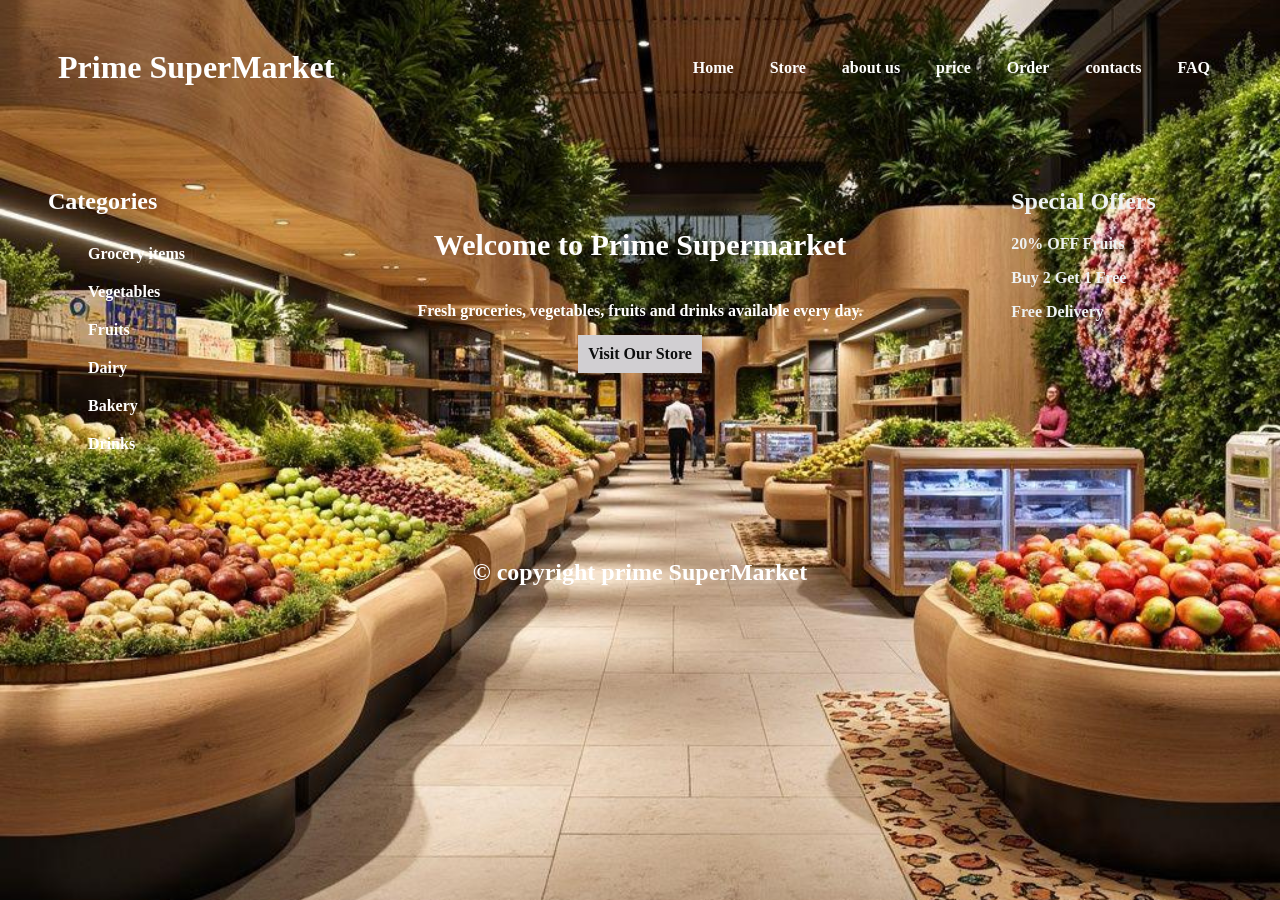
<file: index.html>
<!DOCTYPE html>
<html lang="en">
<head>
    <meta charset="UTF-8">
    <meta name="viewport" content="width=device-width, initial-scale=1.0">
    <title>prime supermarket</title>
    <link rel="stylesheet" href="home.css">
    <link rel="icon" href="fav.icon.png">
</head>
<body>
<header>
    <h1>Prime SuperMarket</h1>
<nav>
        <a href="index.html">Home</a>&nbsp; &nbsp;
        <a href="menu.html">Store</a>&nbsp; &nbsp;
        <a href="about.html">about us</a>&nbsp; &nbsp;
        <a href="price.html">price</a>&nbsp; &nbsp;
        <a href="registration.html">Order</a>&nbsp; &nbsp;
        <a href="contacts.html">contacts</a>&nbsp; &nbsp;
        <a href="FAQ.html">FAQ</a>&nbsp; &nbsp;
    </nav>
</header>
<div class="container">

    <div class="left-side">
        <h2>Categories</h2>
          <ul>
            <li>Grocery items</li>
            <li>Vegetables</li>
            <li>Fruits</li>
            <li>Dairy</li>
            <li>Bakery</li>
            <li>Drinks</li>
            
        </ul>
    </div>
<main>
<section class="home">
            <h2>Welcome to Prime Supermarket </h2>

            <p>Fresh groceries, vegetables, fruits and drinks
                available every day.</p>
        <a href="menu.html" class="btn">Visit Our Store</a>
        </section></main>

<aside>
        <h2>Special Offers</h2>

        <p> 20% OFF Fruits</p>

        <p>Buy 2 Get 1 Free</p>

        <p>Free Delivery</p>
    </aside>

</div>

<footer>
    <p> <h2>&copy; copyright prime SuperMarket</p></h2>
</footer>

</body>
</html>
</file>
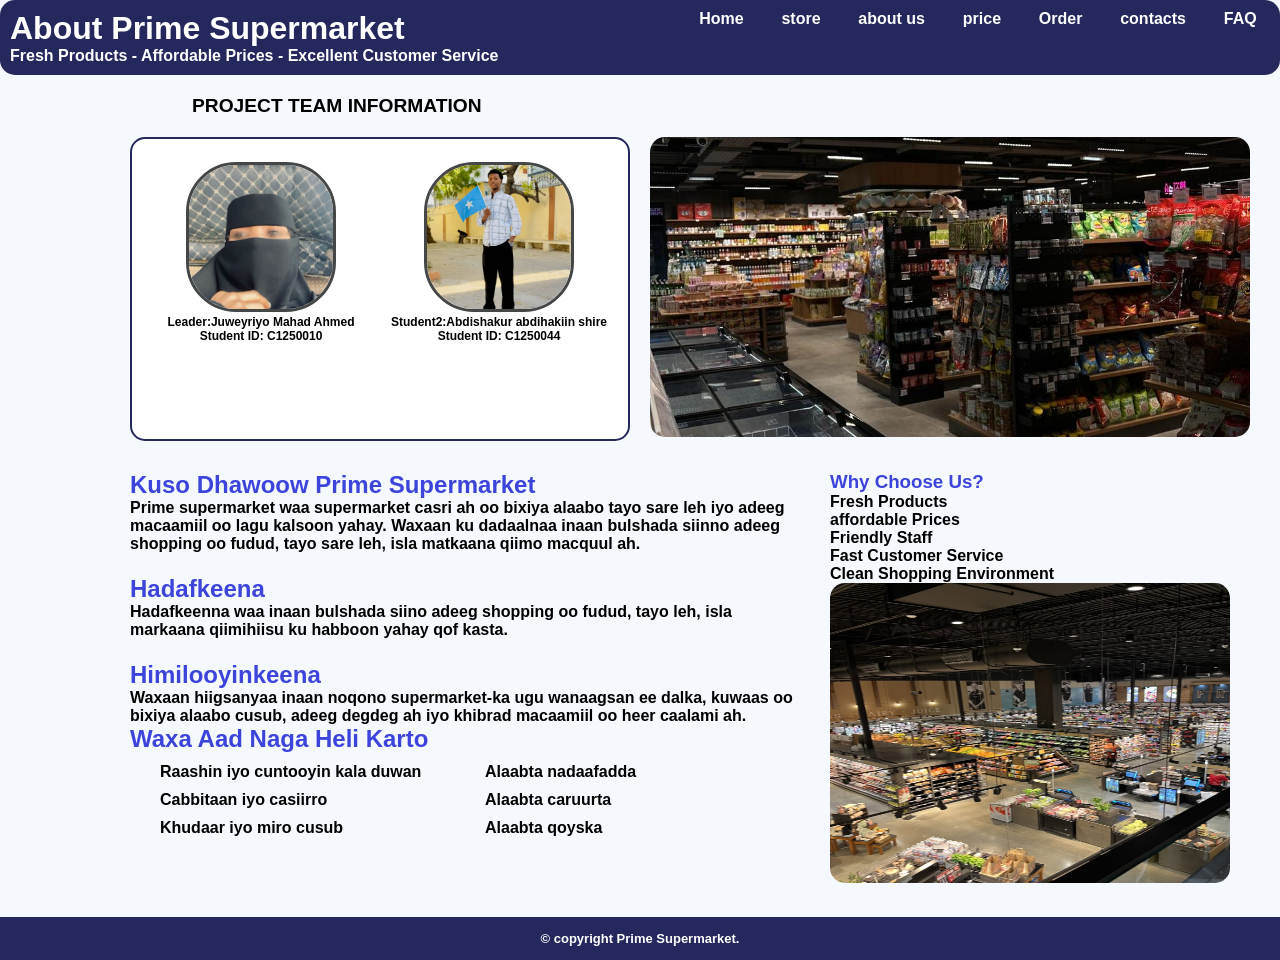
<file: about.html>
<!DOCTYPE html>
<html lang="en">
<head>
    <meta charset="UTF-8">
    <meta name="viewport" content="width=device-width, initial-scale=1.0">
    <title>Prime Supermarket</title>
    <link rel="icon" href="fav.icon.png">
    </head>
    <style>
        * {
            margin: 0;
            padding: 0;
            box-sizing: border-box;
        }
     body {
            font-family: Arial, sans-serif;
            background-color: #f5f8fc;
            color:hsl(0, 0%, 0%);
            font-weight: 600;
        }
     
.top-row {
            display: flex;
            justify-content: center;
            gap: 20px;
            padding: 20px 40px;
            max-width: 1100px;
            margin: 0 auto;
        } 
header{
    background:#25285C;
    color:white;
    padding:10px;
    border-radius: 15px;
    justify-content: space-between;
display: flex;}
    nav a{
    color:white;
    text-decoration:none;
    margin-left:20px;
    font-weight: bold; 
    border: radius 50px;
    transition:.3s;}
    .bilaaw  {
        margin-top: 20px;
        margin-left: 15%;
        font-size:larger;
        font-weight:700;
        
    }
     
.students-box {
            border: 2px solid #25285C;
            border-radius: 15px;
            padding: 20px;
            display: flex;
            gap: 20px;
            background: white;
            flex: 1;
        }
.student-card {
            text-align: center;
            flex:1;
             color:black;
            font-size: 12px;
            margin-top: 3px;
            font-weight: bold;
        }

.student-card img {
    width: 150px;
    height: 150px;
    border-radius:50px;
    border: 3px solid #454646;
    object-fit: cover;
        }
 .supermarket-img {
   flex: 1;
 max-width: 500px;
        }

.supermarket-img img {
            width: 600px;
            height:300px;
            border-radius: 15px;
            object-fit: cover;
        }

.main-content {
            display: flex;
            justify-content: center;
            gap: 30px;
            padding: 10px 40px 30px;
            max-width: 1100px;
            margin: 0 auto;
            flex: 2;
        }
.right-sidebar {
            flex: 1;
            max-width: 320px;
        }

    .section {
            margin-bottom: 22px;
        }

 h3,h2{
         color:#3c44dc;
        }

        
 .products-grid {
            display: grid;
            grid-template-columns: 1fr 1fr;
            gap: 10px;
            padding-left: 30px;
            margin-top: 10px;}
        
.footer {
  background:#25285C;
color: white;
    text-align: center;
    padding: 14px;
    font-size: 13px;
        }
.right-sidebar img{
    height: 300px;
    width: 400px;
    border-radius: 15px;
}
@media (max-width: 768px) {
    nav {
        flex-direction: column;
    }

    .container {
        width: 100%;
    }

    img {
        width: 100%;
    }
}
       
    </style>

<body>
<header>
    <div>
    <h1>About Prime Supermarket</h1>
    <p>Fresh Products - Affordable Prices - Excellent Customer Service</p></div>


<nav>
        <a href="index.html">Home</a>&nbsp; &nbsp;
        <a href="menu.html">store</a>&nbsp; &nbsp;
        <a href="about.html">about us</a>&nbsp; &nbsp;
        <a href="price.html">price</a>&nbsp; &nbsp;
        <a href="registration.html">Order</a>&nbsp; &nbsp;
        <a href="contacts.html">contacts</a>&nbsp; &nbsp;
        <a href="FAQ.html">FAQ</a>&nbsp; &nbsp;
    
    </nav></header>

    <div class="bilaaw"><p>PROJECT TEAM INFORMATION</p></div>
<div class="top-row">
        <div class="students-box">
            <div class="student-card">
                <img src="juweyeriya.jpg.jpeg" alt="Juweyriyo Mahad Ahmed">
                <p>Leader:Juweyriyo Mahad Ahmed</p>
                <p>Student ID: C1250010</p>
            </div>
            <div class="student-card">
                <img src="abdishakur.jpg.jpeg" alt="Abdishakur">
                <p>Student2:Abdishakur abdihakiin shire</p>
                <p>Student ID: C1250044</p>
                </div> </div>
        <div class="supermarket-img">
            <img src="bout.jpeg" alt="Supermarket Interior">
        </div></div>
 <div class="main-content">
        <div>
            <div class="section">
                <h2>Kuso Dhawoow Prime Supermarket</h2>
                <p>Prime supermarket waa supermarket casri ah oo bixiya alaabo tayo sare leh iyo adeeg macaamiil oo lagu kalsoon yahay. Waxaan ku dadaalnaa inaan bulshada siinno adeeg shopping oo fudud, tayo sare leh, isla matkaana qiimo macquul ah.</p></div>
<div class="section">
                <h2> Hadafkeena</h2>
                <p> Hadafkeenna waa inaan bulshada siino adeeg shopping oo fudud, tayo leh, isla markaana qiimihiisu ku habboon yahay qof kasta.</p></div>

            <div><h2> Himilooyinkeena </h2>
       <p>Waxaan hiigsanyaa inaan noqono supermarket-ka ugu wanaagsan ee dalka, kuwaas oo bixiya alaabo cusub, adeeg degdeg ah iyo khibrad macaamiil oo heer caalami ah.</p></div>
<div class="section">
         <h2>Waxa Aad Naga Heli Karto</h2>
  <div class="products-grid">
           <div>Raashin iyo cuntooyin kala duwan</div>
            <div>Alaabta nadaafadda</div>
    <div> Cabbitaan iyo casiirro</div>
           <div>Alaabta caruurta</div>
               <div> Khudaar iyo miro cusub</div>
     <div>Alaabta qoyska</div>
                </div>
            </div>
        </div>

        
        <div class="right-sidebar">
             <h3>Why Choose Us?</h3>
    <div> Fresh Products</div>
     <div>affordable Prices</div>
      <div> Friendly Staff</div>
      <div>Fast Customer Service</div>
   <div> Clean Shopping Environment</div>
   <div>
                <img src="supermarket.jpg.jpeg">
            </div>
        </div>
    </div>

 <footer class="footer">
        &copy; copyright Prime Supermarket.</footer>

</body>
</html>
</file>
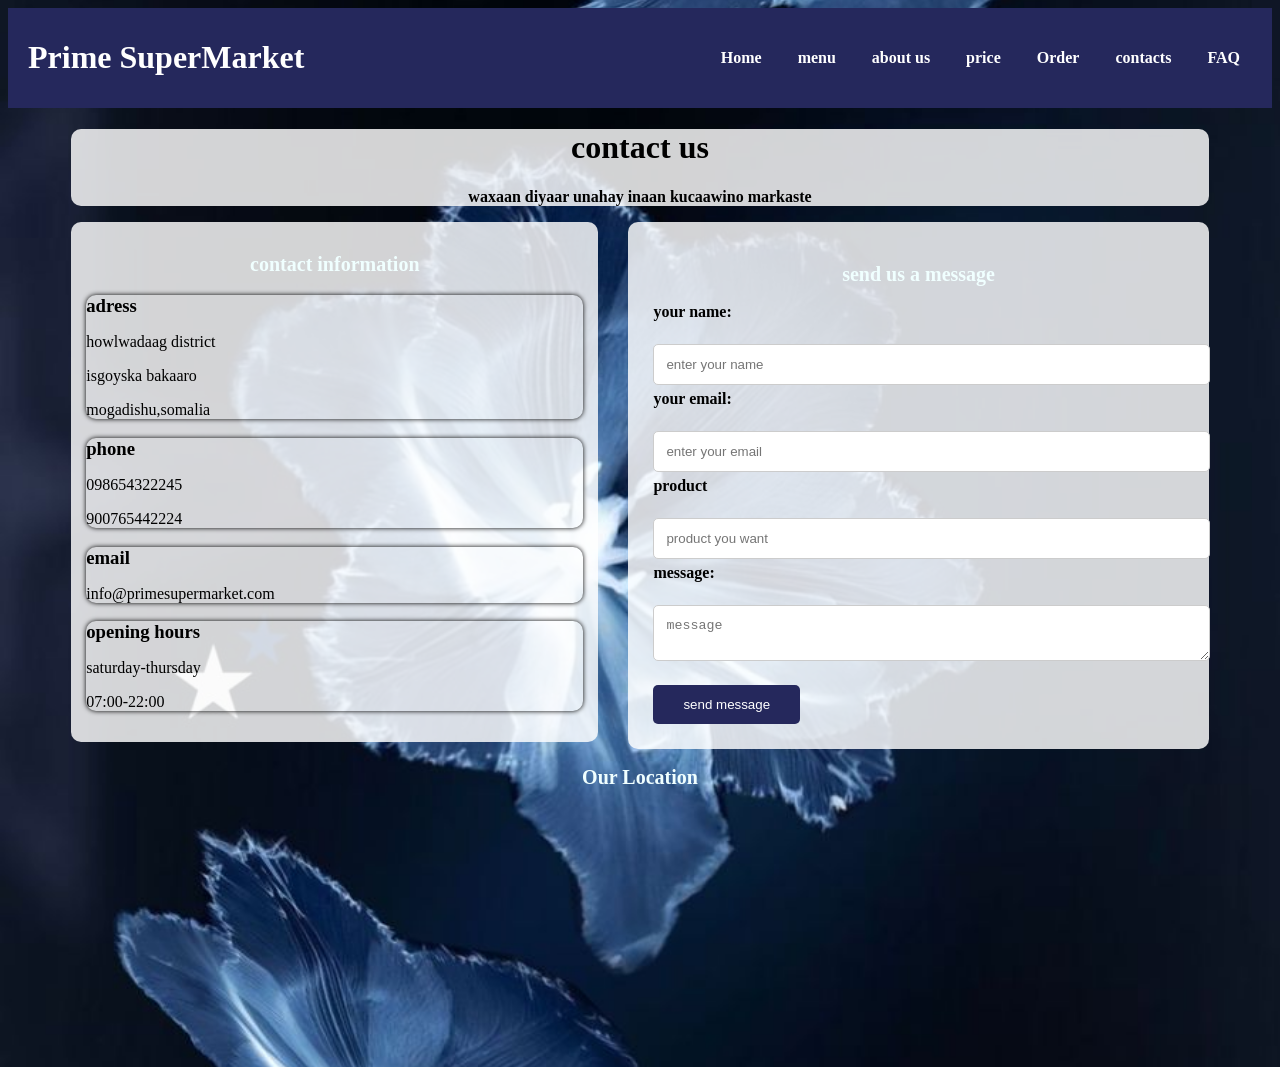
<file: contacts.html>
<!DOCTYPE html>
<html lang="en">
<head>
    <meta charset="UTF-8">
    <meta name="viewport" content="width=device-width, initial-scale=1.0">
    <title>prime supermarket</title>
    <link rel="icon" href="fav.icon.png">
</head>
<style>
    
header{
   background-color: #25285C;
    color:white;
    display:flex;
    justify-content:space-between;
    align-items:center; 
    padding:10px 20px;
}
nav a{
    color:white;
    text-decoration:none;
    margin-left:20px;
    font-weight: bold;
    border: radius 50px;
    transition:.3s;
}
a:hover{
    background-color: rgb(106, 161, 209);
}
body{
     background-image: url(background.jpeg);
     background-size:cover;
    background-position:center; 
}
.contact{
    width: 90%;
      margin:auto;
      display: flex;
      align-items: flex-start;
      gap: 30px;
        }
.contact p{
        font-size: medium;
        font-weight: 500;
    }
.contact-info{
    width: 45%;
        padding:15px;
        background-color:rgba(255, 255, 255, 0.824);
        border-radius: 10px;
}
.contact-box{
     border-radius: 10px;
    box-shadow: 0 0 5px black;
}
.contact-box h3{
    margin-bottom: 10px;
    font-weight: bold;
}
.contact-form{
     padding: 25px;
    width: 48%;
     padding: 25pxpx;
        background-color:rgba(255, 255, 255, 0.824);
        border-radius: 10px;
}
.py{
    text-align: center;
    border-radius: 10px;
    font-weight: 700;
    background-color:white;
    font-size: 16px;
     background-color:rgba(255, 255, 255, 0.824);
     width: 90%;
     margin: auto;
}

.contact-form label{
    display: block;
    margin-top: 5px;
    font-weight: 600;
}
input[type="textarea"]{
    width: 100%;
    padding: 12px;
    border:none ;
    border-radius: 5px;
    background-color: brown;
}
button{
margin-top: 20px;
padding: 12px 30px;
border: none;
border-radius: 5px;
background-color: #25285C;color: white;
}
.contact-form button:hover{
background:blue;
}
.contact-form input,
.contact-form textarea{
width: 100%;
padding: 12px;
margin-top: 5px;
border: 1px solid #ccc;
border-radius: 5px;}

iframe{
    width:95%;
    height: 250px;
     border:10px;
}
section h2{
    color: azure;
    font-size: 20px;
    text-align: center;
}
        @media (max-width: 768px) {
    nav {
        flex-direction: column;
    }

    .container {
        width: 100%;
    }

    img {
        width: 100%;
    }
}
</style>
<body>
     <header>
    <h1>Prime SuperMarket</h1>
    <nav>
        <a href="index.html">Home</a>&nbsp; &nbsp;
        <a href="menu.html">menu</a>&nbsp; &nbsp;
        <a href="about.html">about us</a>&nbsp; &nbsp;
        <a href="price.html">price</a>&nbsp; &nbsp;
        <a href="registration.html">Order</a>&nbsp; &nbsp;
        <a href="contacts.html">contacts</a>&nbsp; &nbsp;
        <a href="FAQ.html">FAQ</a>&nbsp; &nbsp;
    
    </nav>
    </header>
    
        <div class="py"><h1 >contact us</h1>
        <p>waxaan diyaar unahay inaan kucaawino markaste</p></div>
        <section class="contact">
<div class="contact-info">
    <h2>contact information</h2>
    <div class="contact-box">
        <h3>adress</h3>
        <p>howlwadaag district</p>
        <p>isgoyska bakaaro</p>
        <p>mogadishu,somalia</p>
    </div>
    <div class="contact-box">
        <h3>phone</h3>
        <p>098654322245</p>
        <p>900765442224</p>
    </div>

    <div class="contact-box">
        <h3>email</h3>
        <p>info@primesupermarket.com</p>
</div>

<div class="contact-box">
    <h3>opening hours</h3>
    <p>saturday-thursday</p>
    <p>07:00-22:00</p>
</div></div>
<div class="contact-form">
    <h2>send us a message</h2>
    <form action="method">
        <label for="name">your name:</label><br>
        <input type="text" id="name" placeholder="enter your name"><br>
        <label for="email">your email:</label><br>
        <input type="email" id="email" placeholder="enter your email"><br>
        <label for="pruduct">product</label><br>
        <input type="text" id="product" placeholder="product you want"><br>
        <label for="">message:</label><br>
<textarea name="message" id="message" placeholder="message"></textarea>
<button type="submit">send message</button></div>
</form>
</div>
</div>
</section>

<section>
  <h2>Our Location</h2>
<iframe src="https://www.google.com/maps/embed?pb=!1m18!1m12!1m3!1d3987.275543479344!2d45.317161773488834!3d2.045682658947331!2m3!1f0!2f0!3f0!3m2!1i1024!2i768!4f13.1!3m3!1m2!1s0x3d5843cf21dd29ab%3A0x7f37e2e87e96e6ea!2sIsgoyska%20bakaaraha!5e0!3m2!1sen!2sso!4v1782933163780!5m2!1sen!2sso" width="600" height="450" style="border:0;" allowfullscreen="" loading="lazy" referrerpolicy="strict-origin-when-cross-origin" ></iframe>
  
</section>
</body>
</html>
</file>
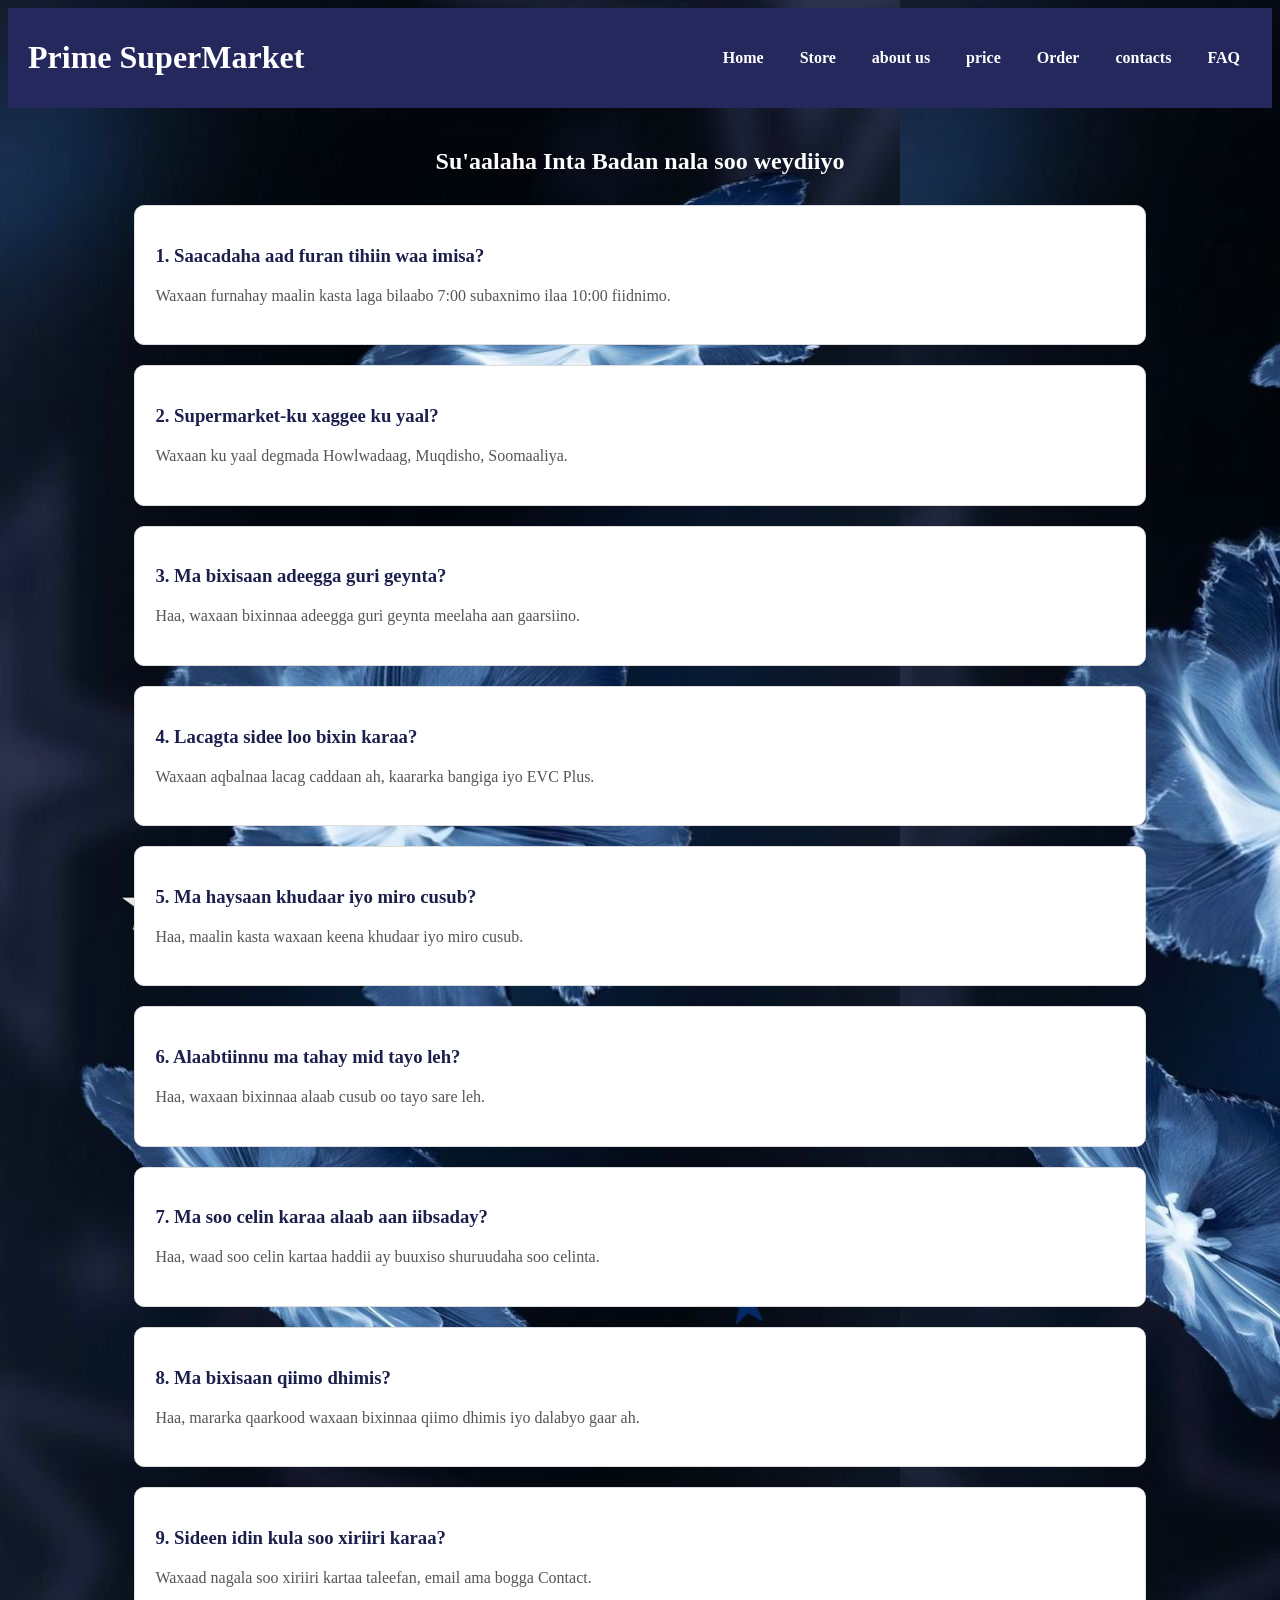
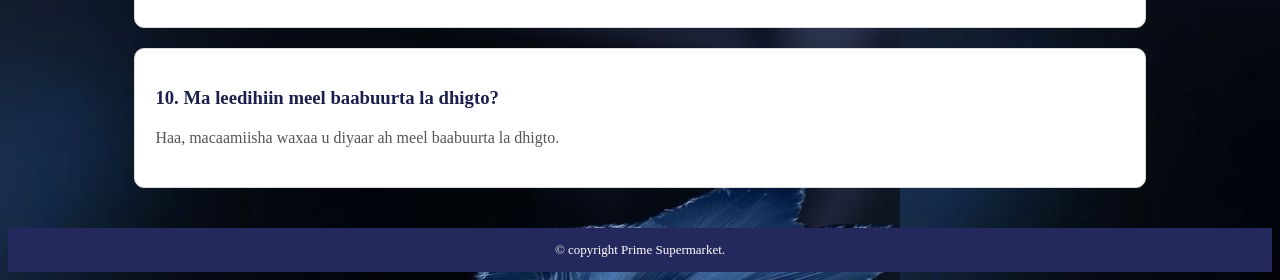
<file: FAQ.html>
<!DOCTYPE html>
<html lang="en">
<head>
    <meta charset="UTF-8">
    <meta name="viewport" content="width=device-width, initial-scale=1.0">
    <title>prime supermarket</title>
    <link rel="icon" href="fav.icon.png">
</head>
<style>
   
header{
    background:#25285C;
    color:white;
    display:flex;
    justify-content:space-between;
    align-items:center; 

    padding:10px 20px;
}
body{
    background-image: url(background.jpeg);
}

nav a{
    
    color:white;
    text-decoration:none;
    margin-left:20px;
    font-weight: bold;
     border: radius 50px;
    transition:.3s;
}
    .faq{
    width: 80%;
    margin: 40px auto;
}

.faq h1{
    text-align: center;
    margin-bottom: 30px;
    color: white;
}

.faq-box{
    background: #ffffff;
    border: 1px solid #ddd;
    border-radius: 10px;
    padding: 20px;
    margin-bottom: 20px;
}

.faq-box h3{
    color: #1B1F4B;
    margin-bottom: 10px;
}

.faq-box p{
    color: #555;
    line-height: 1.6;
}

.footer {
            background:#25285C;
            color: white;
            text-align: center;
            padding: 14px;
            font-size: 13px;
        }
        @media (max-width: 768px) {
    nav {
        flex-direction: column;
    }

    .container {
        width: 100%;
    }

    img {
        width: 100%;
    }
}
</style>
<body>
    <header>
    <h1>Prime SuperMarket</h1>
    <nav>
        <a href="index.html">Home</a>&nbsp; &nbsp;
        <a href="menu.html">Store</a>&nbsp; &nbsp;
        <a href="about.html">about us</a>&nbsp; &nbsp;
        <a href="price.html">price</a>&nbsp; &nbsp;
        <a href="registration.html">Order</a>&nbsp; &nbsp;
        <a href="contacts.html">contacts</a>&nbsp; &nbsp;
        <a href="FAQ.html">FAQ</a>&nbsp; &nbsp;
    
    </nav>
    </header>
    <section class="faq">

    <h1>Su'aalaha Inta Badan nala soo weydiiyo</h1>

    <div class="faq-box">
        <h3>1. Saacadaha aad furan tihiin waa imisa?</h3>
        <p>Waxaan furnahay maalin kasta laga bilaabo 7:00 subaxnimo ilaa 10:00 fiidnimo.</p>
    </div>

    <div class="faq-box">
        <h3>2. Supermarket-ku xaggee ku yaal?</h3>
        <p>Waxaan ku yaal degmada Howlwadaag, Muqdisho, Soomaaliya.</p>
    </div>

    <div class="faq-box">
        <h3>3. Ma bixisaan adeegga guri geynta?</h3>
        <p>Haa, waxaan bixinnaa adeegga guri geynta meelaha aan gaarsiino.</p>
    </div>

    <div class="faq-box">
        <h3>4. Lacagta sidee loo bixin karaa?</h3>
        <p>Waxaan aqbalnaa lacag caddaan ah, kaararka bangiga iyo EVC Plus.</p>
    </div>

    <div class="faq-box">
        <h3>5. Ma haysaan khudaar iyo miro cusub?</h3>
        <p>Haa, maalin kasta waxaan keena  khudaar iyo miro cusub.</p>
    </div>

    <div class="faq-box">
        <h3>6. Alaabtiinnu ma tahay mid tayo leh?</h3>
        <p>Haa, waxaan bixinnaa alaab cusub oo tayo sare leh.</p>
    </div>

    <div class="faq-box">
        <h3>7. Ma soo celin karaa alaab aan iibsaday?</h3>
        <p>Haa, waad soo celin kartaa haddii ay buuxiso shuruudaha soo celinta.</p>
    </div>

    <div class="faq-box">
        <h3>8. Ma bixisaan qiimo dhimis?</h3>
        <p>Haa, mararka qaarkood waxaan bixinnaa qiimo dhimis iyo dalabyo gaar ah.</p>
    </div>

    <div class="faq-box">
        <h3>9. Sideen idin kula soo xiriiri karaa?</h3>
        <p>Waxaad nagala soo xiriiri kartaa taleefan, email ama bogga Contact.</p>
    </div>

    <div class="faq-box">
        <h3>10. Ma leedihiin meel baabuurta la dhigto?</h3>
        <p>Haa, macaamiisha waxaa u diyaar ah meel baabuurta la dhigto.</p>
    </div>

</section>
  <footer class="footer">
        &copy; copyright Prime Supermarket.</footer>

</body>
</html>
</file>
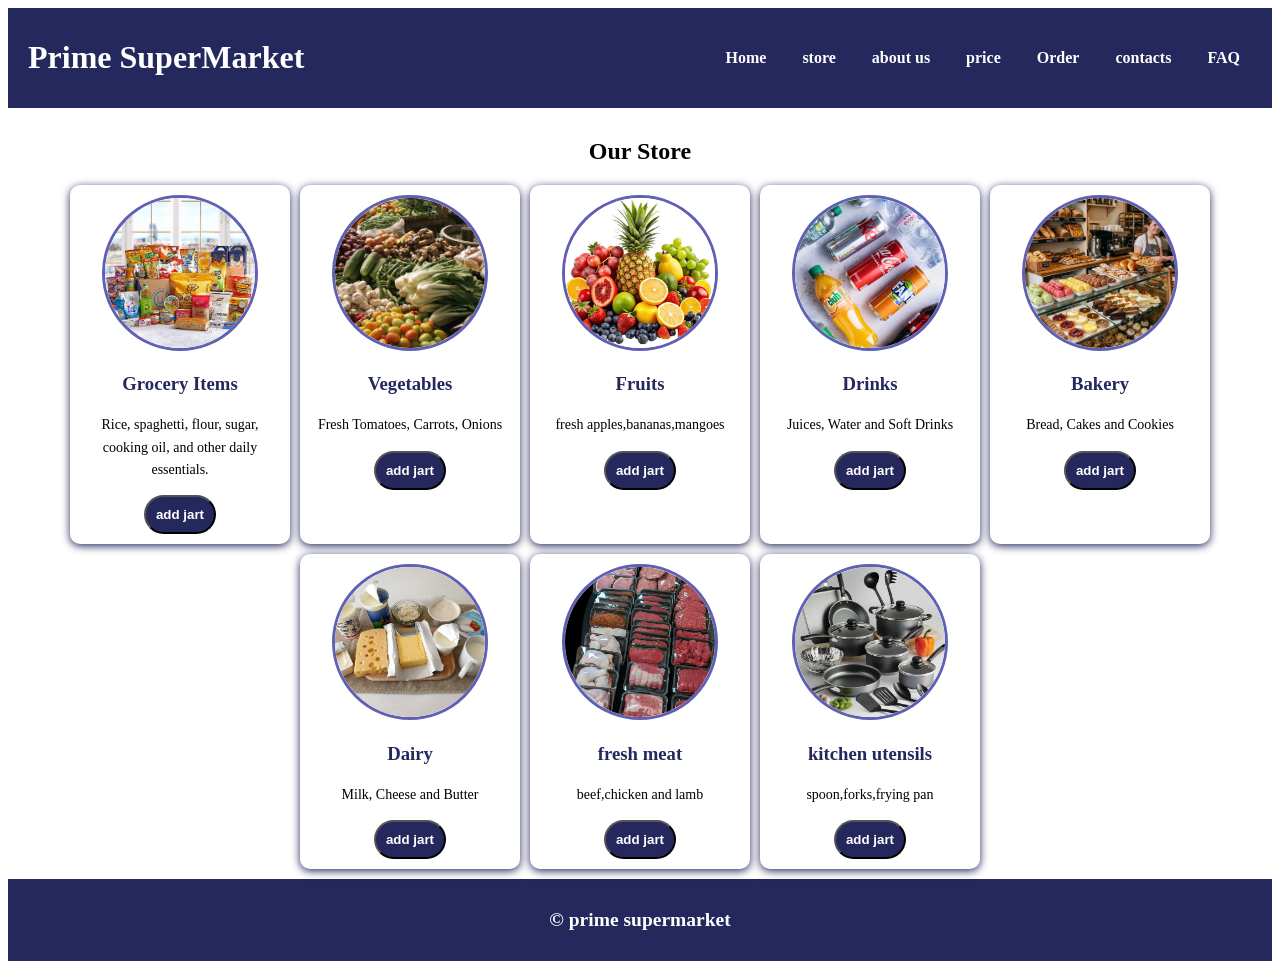
<file: menu.html>
<!DOCTYPE html>
<html lang="en">
<head>
    <meta charset="UTF-8">
    <meta name="viewport" content="width=device-width, initial-scale=1.0">
    <title>prime supermarket</title>
    <link rel="icon" href="fav.icon.png">
</head>
<style>
.store{
    padding:10px;
    text-align:center;
}

.cards{
    display:flex;
    flex-wrap:wrap;
    justify-content:center;
    gap:10px;

}
header{
    background:#25285C;
    color:white;
    display:flex;
    justify-content:space-between;
    align-items:center; 
padding:10px 20px;
}

nav a{
    
    color:white;
    text-decoration:none;
    margin-left:20px;
    font-weight: bold;
     border: radius 50px;
}
nav a:hover{
    background:white;
    color:navy;
    border-radius: 25px;
    border: 20px;
}

.card {
            background: white;
            border-radius: 10px;
            padding: 10px;
            text-align: center;
            width: 200px;
           box-shadow: 0 2px 8px #25285C;
            transition: transform 0.3s ease;
        }

        .card:hover {
        transform: translateY(-5px); 
            box-shadow: 0 5px 20px rgba(0,0,0,0.15);
        }

        .card img {
            width: 150px;
            height: 150px;
            border-radius: 100px;
            border: 3px solid rgb(95, 95, 180);
            object-fit: cover;
            
        }

        .card h3{
            color: #25285C;
        }

        .card p {
            color:black;
            font-size: 14px;
            line-height: 1.6;
            font-weight: 500;
        }

    button{ 
    border-radius:50px;
    background-color:#25285C;
    color: white;
    text-decoration: none;
    padding: 10px;
font-weight: 600;}
footer {
            background:#25285C;
            color: white;
            text-align: center;
            padding: 14px;
            font-size: 13px;
        }
@media (max-width: 768px) {
    nav {
        flex-direction: column;
    }

    .container {
        width: 100%;
    }

    img {
        width: 100%;
    }
}

</style>
<body>
    <header>
    <h1>Prime SuperMarket</h1>

    <nav>
        <a href="index.html">Home</a>&nbsp; &nbsp;
        <a href="menu.html">store</a>&nbsp; &nbsp;
        <a href="about.html">about us</a>&nbsp; &nbsp;
        <a href="price.html">price</a>&nbsp; &nbsp;
        <a href="registration.html">Order</a>&nbsp; &nbsp;
        <a href="contacts.html">contacts</a>&nbsp; &nbsp;
        <a href="FAQ.html">FAQ</a>&nbsp; &nbsp;
    
    </nav>

</header>
   <main class="store">

<h2>Our Store</h2>

<div class="cards">
<div class="card">
    <img src="grocery.jpg.jpeg" alt="gro">
<h3>Grocery Items</h3>
<p>Rice, spaghetti, flour, sugar, cooking oil, and other daily essentials.</p>
<button>add jart</button></div>

<div class="card">
    <img src="vegatable.jpg.jpeg" alt="veg">
<h3>Vegetables</h3>
<p>Fresh Tomatoes, Carrots, Onions</p>
<button>add jart</button>
</div>
<div class="card">
    <img src="fruits.jpg.jpeg" alt="fruits">
<h3>Fruits</h3>
<p>fresh apples,bananas,mangoes</p>
<button>add jart</button>
</div>
<div class="card">
    <img src="drinks.jpg.jpeg" alt="drinks">
<h3>Drinks</h3>
<p>Juices, Water and Soft Drinks</p>
<button>add jart</button>
</div>

<div class="card">
    <img src="bakery.jpg.jpeg" alt="n">
<h3>Bakery</h3>
<p>Bread, Cakes and Cookies</p>
<button>add jart</button>
</div>

<div class="card">
    <img src="dairy.jpg.jpeg" alt="de">
<h3>Dairy</h3>
<p>Milk, Cheese and Butter</p>
<button>add jart</button>
</div>


<div class="card">
<img src="meat.jpg.jpeg" alt="m">
<h3>fresh meat</h3>
<p>beef,chicken and lamb</p>
<button>add jart</button></div>

<div class="card">
    <img src="utensils.jpg.jpeg" alt="m">
<h3>kitchen utensils</h3>
<p>spoon,forks,frying pan</p>
<button>add jart</button></div></div>
</main>
<footer><h2>&copy; prime supermarket</h2>
</footer>

</body>
</html>
</file>
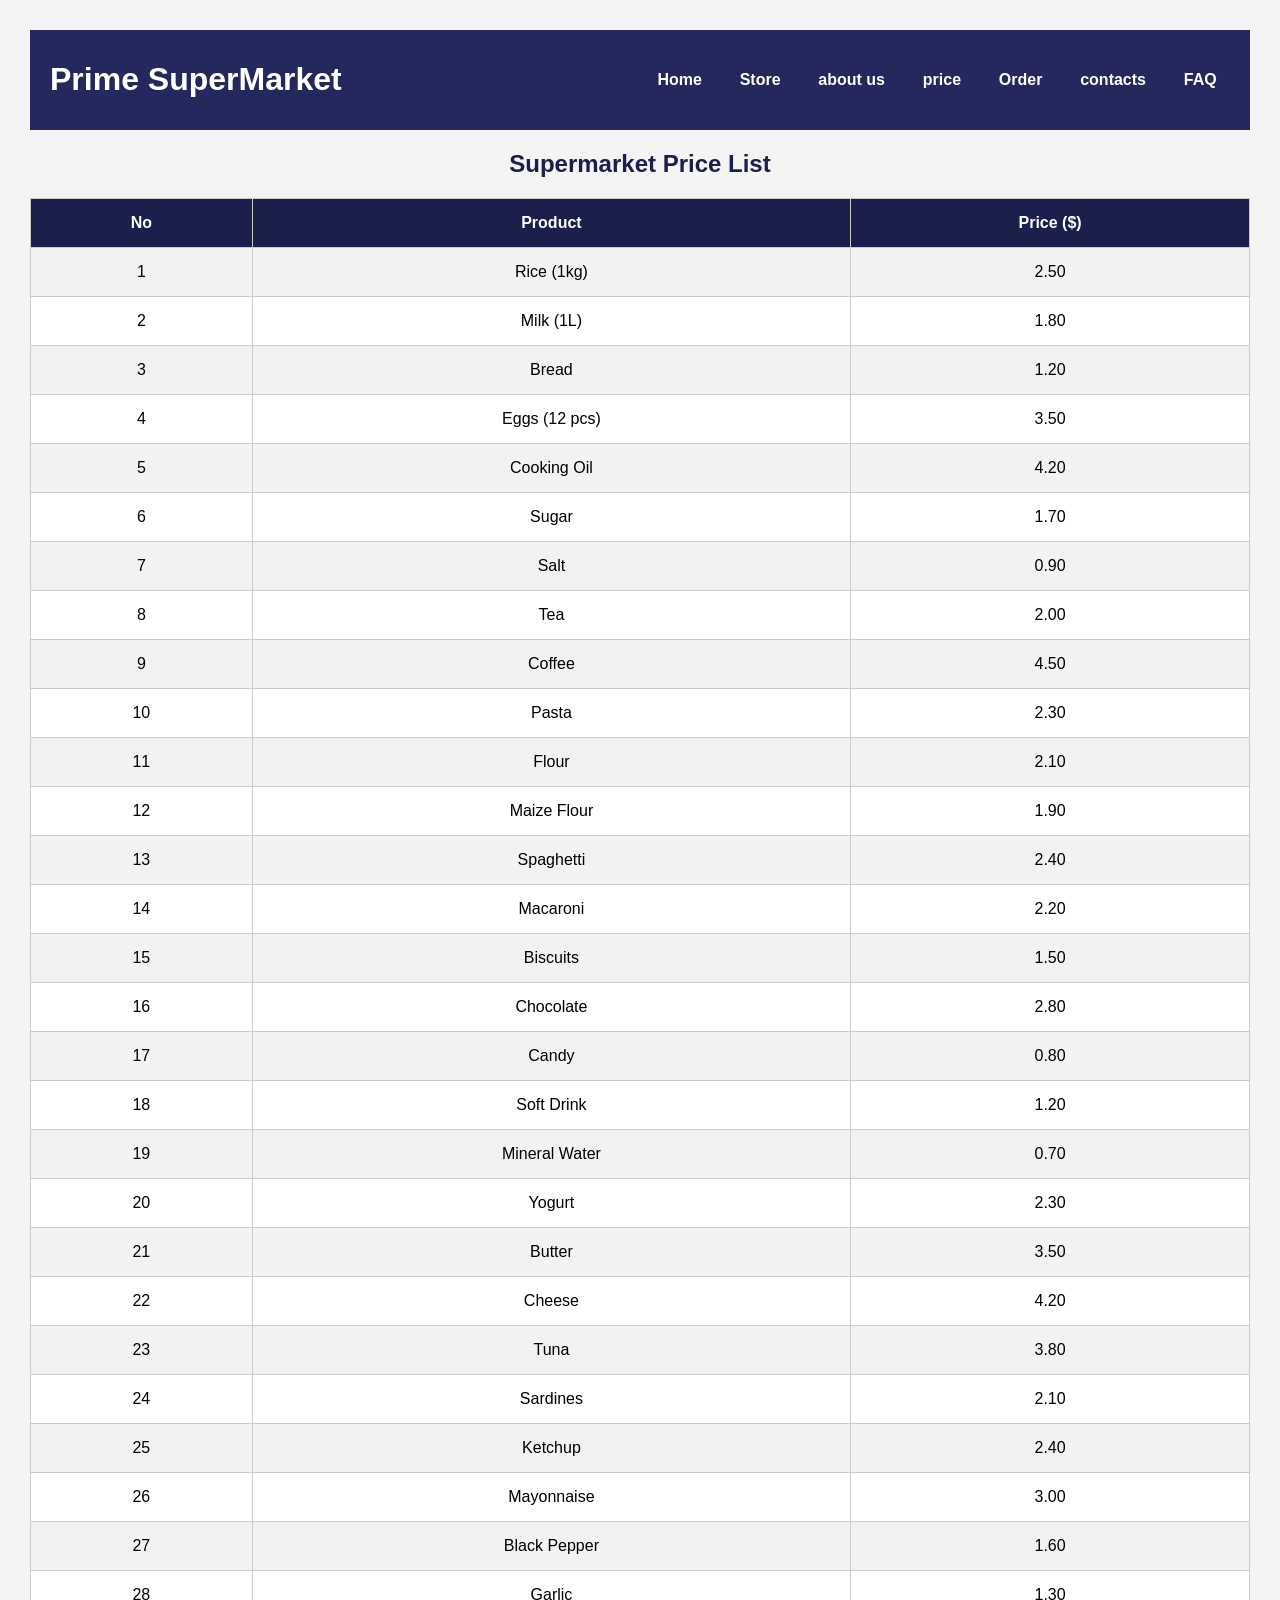
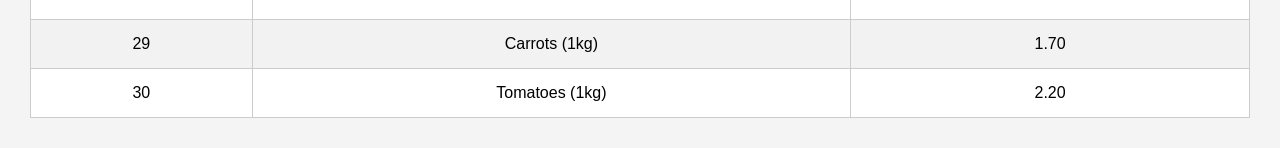
<file: price.html>
<!DOCTYPE html>
<html lang="en">
<head>
    <meta charset="UTF-8">
    <meta name="viewport" content="width=device-width, initial-scale=1.0">
    <title>prime supermarket</title>
    <link rel="icon" href="fav.icon.png">
</head>
<style>
    header{
    background:#25285C;
    color:white;
    display:flex;
    justify-content:space-between;
    align-items:center; 
padding:10px 20px;
}

nav a{
    color:white;
    text-decoration:none;
    margin-left:20px;
    font-weight: bold;
     border: radius 50px;
    transition:.3s;
}
body{
    font-family: Arial, sans-serif;
    background:#f4f4f4;
    margin:0;
    padding:30px;
}

h2{
    text-align:center;
    color:#1B1F4B;
}

table{
    width:100%;
    border-collapse:collapse;
    background:white;
}

th,td{
    border:1px solid #ccc;
    padding:15px;
    text-align:center;
}

th{
    background:#1B1F4B;
    color:white;
}

tr:nth-child(even){
    background:#f2f2f2;
}

tr:hover{
    background:#ddd;
}

</style>
<body>
   <header>
    <h1>Prime SuperMarket</h1>
    <nav>
        <a href="index.html">Home</a>&nbsp; &nbsp;
        <a href="menu.html">Store</a>&nbsp; &nbsp;
        <a href="about.html">about us</a>&nbsp; &nbsp;
        <a href="price.html">price</a>&nbsp; &nbsp;
        <a href="registration.html">Order</a>&nbsp; &nbsp;
        <a href="contacts.html">contacts</a>&nbsp; &nbsp;
        <a href="FAQ.html">FAQ</a>&nbsp; &nbsp;
    
    </nav>
    </header> 

<h2>Supermarket Price List</h2>

<table>

<tr>
<th>No</th>
<th>Product</th>
<th>Price ($)</th>
</tr>

<tr><td>1</td><td>Rice (1kg)</td><td>2.50</td></tr>
<tr><td>2</td><td>Milk (1L)</td><td>1.80</td></tr>
<tr><td>3</td><td>Bread</td><td>1.20</td></tr>
<tr><td>4</td><td>Eggs (12 pcs)</td><td>3.50</td></tr>
<tr><td>5</td><td>Cooking Oil</td><td>4.20</td></tr>
<tr><td>6</td><td>Sugar</td><td>1.70</td></tr>
<tr><td>7</td><td>Salt</td><td>0.90</td></tr>
<tr><td>8</td><td>Tea</td><td>2.00</td></tr>
<tr><td>9</td><td>Coffee</td><td>4.50</td></tr>
<tr><td>10</td><td>Pasta</td><td>2.30</td></tr>
<tr><td>11</td><td>Flour</td><td>2.10</td></tr>
<tr><td>12</td><td>Maize Flour</td><td>1.90</td></tr>
<tr><td>13</td><td>Spaghetti</td><td>2.40</td></tr>
<tr><td>14</td><td>Macaroni</td><td>2.20</td></tr>
<tr><td>15</td><td>Biscuits</td><td>1.50</td></tr>
<tr><td>16</td><td>Chocolate</td><td>2.80</td></tr>
<tr><td>17</td><td>Candy</td><td>0.80</td></tr>
<tr><td>18</td><td>Soft Drink</td><td>1.20</td></tr>
<tr><td>19</td><td>Mineral Water</td><td>0.70</td></tr>
<tr><td>20</td><td>Yogurt</td><td>2.30</td></tr>
<tr><td>21</td><td>Butter</td><td>3.50</td></tr>
<tr><td>22</td><td>Cheese</td><td>4.20</td></tr>
<tr><td>23</td><td>Tuna</td><td>3.80</td></tr>
<tr><td>24</td><td>Sardines</td><td>2.10</td></tr>
<tr><td>25</td><td>Ketchup</td><td>2.40</td></tr>
<tr><td>26</td><td>Mayonnaise</td><td>3.00</td></tr>
<tr><td>27</td><td>Black Pepper</td><td>1.60</td></tr>
<tr><td>28</td><td>Garlic</td><td>1.30</td></tr>
<tr><td>29</td><td>Carrots (1kg)</td><td>1.70</td></tr>
<tr><td>30</td><td>Tomatoes (1kg)</td><td>2.20</td></tr>

</table>

</body>
</html>
</file>
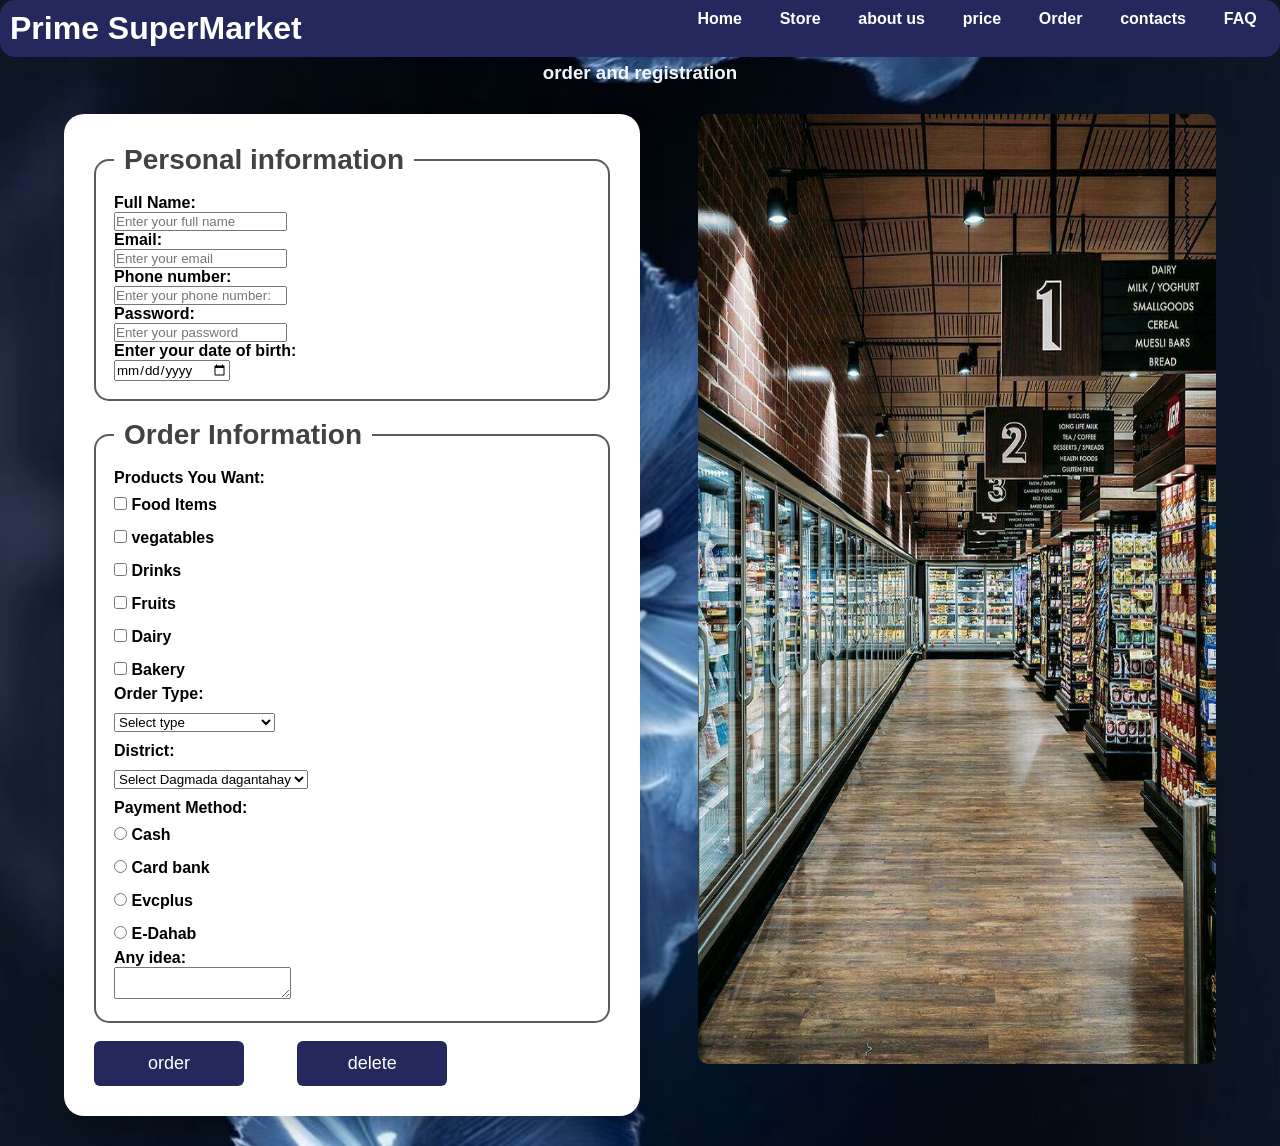
<file: registration.html>
<!DOCTYPE html>
<html lang="en">
<head>
    <meta charset="UTF-8">
    <meta name="viewport" content="width=device-width, initial-scale=1.0">
    <title>prime supermarket</title>
    <link rel="stylesheet" href="form.css">
    <link rel="icon" href="fav.icon.png">
    </head>
<body>
 <header>
    <h1>Prime SuperMarket</h1>
    <nav>
        <a href="index.html">Home</a>&nbsp; &nbsp;
        <a href="menu.html">Store</a>&nbsp; &nbsp;
        <a href="about.html">about us</a>&nbsp; &nbsp;
        <a href="price.html">price</a>&nbsp; &nbsp
        <a href="registration.html">Order</a>&nbsp; &nbsp;
        <a href="contacts.html">contacts</a>&nbsp; &nbsp;
        <a href="FAQ.html">FAQ</a>&nbsp; &nbsp;
    
    </nav>
    </header>
<h3>order and registration</h3>
<div class="order">
    <div class="form">
    <form action="method">
        <fieldset>
            <legend>Personal information</legend>
            <p>
            <label for="name">Full Name:</label><br>
            <input type="text" name="name" id="name" placeholder="Enter your full name">
        </p>
        <P>
            <Label for="email">Email:</Label><br>
            <input type="email" name="email" id="name" placeholder="Enter your email">
        </P>
         <P>
            <Label>Phone number:</Label><br>
            <input type="tel" name="Phone" id="Phone" placeholder="Enter your phone number:" minlength="6" maxlength="13">
        </P>

         <P>
            <Label for="password">Password:</Label><br>
            <input type="password" name="password" placeholder="Enter your password" minlength="5" maxlength="9" >
        </P>
        <p>
            <label for="date">Enter your date of birth:</label><br>
            <input type="date" name="date" id="date">
        </p>
    </fieldset>
   <fieldset>
    <legend>Order Information</legend>
    <p>
    <label>Products You Want:</label><br>
       </p>             
          <p>
     <input type="checkbox" name="alaab" value="cunto">
    <label>Food Items</label><br>
     </p>
        <p>
         <input type="checkbox" name="alaab" value="caano">
     <label>vegatables</label><br>
    </p>
          <p>
        <input type="checkbox" name="alaab" value="qudaar">
         <label> Drinks</label><br>
            </p>
                <p>
            <input type="checkbox" name="alaab" value="qudaar">
            <label> Fruits</label><br>

                </p>
                <p>
            <input type="checkbox" name="alaab" value="Dairy">
            <label> Dairy</label><br>
            </p>
                <p>
            <input type="checkbox" name="alaab" value="Bakery">
            <label>Bakery</label><br>
                </p>
                          
            <label for="nooca" class="required">Order Type:</label><br>
        <select id="nooca" name="nooca" required>
        <option value="">Select type</option>
         <option value="online">Online (Home Delivery)</option>
         <option value="offline">Offline (Store Pickup)</option>
              <option value="both">Online & Offline</option>
        </select><br>
        
           
         <label for="magaalada" class="required">District:</label><br>
                <select id="magaalada" name="magaalada" required>
              <option value="select">Select Dagmada dagantahay</option>
             <option value="hodan">hodan</option>
             <option value="Howlwadaag">Howlwadaag</option>
            <option value="dayniile">dayniile</option>
            <option value="yaqshiid">yaqshiid</option>
             <option value="kaxda">kaxda</option>
             <option value="hiliwaa">hiliwaa</option>
             <option value="wadajir">wadajir</option>
             <option value="xamarjajab">xamarjajab</option>
             <option value="shibis">shibis</option>
             <option value="shangaani">shangaani</option>
                        </select><br>
            
        <label>Payment Method:</label><br>
          
    <input type="radio" name="lacag" value="cash" required>
         <label>Cash</label><br>
         <input type="radio" name="lacag" value="card">
         <label>Card bank</label><br>
                     
    <input type="radio" name="lacag" value="zaad">
        <label for="">Evcplus</label><br>
        <label>
        <input type="radio" name="lacag" value="e-dahab">
     <label for="">E-Dahab</label><br>           
    <label for="faahfaahin">Any idea:</label><br>
    <textarea id="faahfaahin" name="faahfaahin" placeholder="comments">
         </textarea>                
    </fieldset>
           <p>
            <input type="button" name="submit" value="order">&nbsp; &nbsp; &nbsp; &nbsp; &nbsp; &nbsp; 
            <input type="button" name="delete" value="delete">&nbsp; &nbsp;
        </p>
    </fieldset>
    </form></div>

    <div class="img">
    <img src="register.jpeg" alt="s"></div>
    
</div>
</body>
</html>
</file>
<file: home.css>
/* *{
    margin:0;
    padding:0;
    box-sizing:border-box;
    font-family:Arial, sans-serif;
} */

body{
     background-image: url(home.jpeg);
     background-size:cover;
    background-position:center; 
}
header{
    color:white;
   display:flex;
    justify-content:space-between;
    align-items:center; 

    padding:20px 50px;
}

nav a{
    
    color:white;
    text-decoration:none;
    margin-left:20px;
    font-weight: bold;
     border: radius 50px;
    transition:.3s;
}
 .container{
    display:flex;
    gap:20px;
    padding:20px;
    
}  

.left-side{
    width:20%;
    padding:20px;
    border-radius:10px;
    font-weight: bold;
    color:white;
}

.left-side ul{
    list-style:none;
    margin-top:15px;
}
.left-side li{
    padding:10px 0;
}
main{
    width:60%;
    /* display:flex;
    flex-direction:column; */
    gap:20px;
}

.home{
    height:280px;
    font-weight: 600;
    border-radius:10px;
    display:flex;
    flex-direction:column;
    justify-content:center;
    align-items:center;
 text-align:center;
    color:white;
}
.home h2{
    font-size:30px;
}
.home p{
    width:70%;
    margin:15px 0;
}

 aside{
    width:20%;
    padding:20px;
    border-radius:10px;
    font-weight: bold;
    color: #eef2f3;}


aside p{
    margin-top:15px;
  }

footer{
    color:white;
    text-align:center;
    padding:20px;
    border-radius:10px;
    font-weight: bold;
}
.btn{
    border-radius: 0px;
    background-color:#d1cfd2;
    color: #0c0d0d;
    text-decoration: none;
    padding: 10px;
}
.btn:hover{
     background:saddlebrown;
    color:white;
    border-radius: 15px;
    border: 10px;

}
nav a:hover{
    background:saddlebrown;
    color:white;
    border-radius: 15px;
    border: 10px;
}
@media (max-width: 768px) {
    nav {
        flex-direction: column;
    }

    .container {
        width: 100%;
    }

    img {
        width: 100%;
    }
}
</file>
<file: form.css>
*{
    margin:0;
    padding:0;
    box-sizing:border-box;
    font-family:Arial, sans-serif;
}
.order{
    width: 90%;
    margin: 30px auto;
    display: flex;
    justify-content: space-between;
    align-items: flex-start;
    gap: 30px;
}

body{
    background-image: url(background.jpeg);
     background-size:cover;
    background-position:center; 
}
header{
    background:#25285C;
    color:white;
    padding:10px;
    border-radius: 15px;
    justify-content: space-between;
display: flex;}
    nav a{
    color:white;
    text-decoration:none;
    margin-left:20px;
    font-weight: bold;
    border: radius 50px;
    transition:.3s;}

nav a:hover{
    background:rgb(212, 208, 207);
    color:#25285C;
}
.form{
    background:white;
    padding:30px;
    border-radius:20px;
    box-shadow:0 10px 25px rgba(0,0,0,.2);
}
.img{
    width: 30%;
}
.form{
    width: 50%;
}
h3{
    font-weight: bold;
    color: aliceblue;
    text-align: center;
    margin-top: 5px;
}
.img{
    width: 45%;
    color: white;
}
.img img{
    width: 100%;
    height:950px;
    border-radius: 10px;
}

fieldset{
    border:2px solid #585c5c;
    border-radius:15px;
    padding:18px;
    margin-bottom:18px;   
}

legend{
    font-size:28px;
    color:#414242;
    font-weight:bold;
    padding:0 10px;
}

label{
    font-weight:bold;
    
}
input[type="checkbox"]{
    margin-top: 10px;
    margin-bottom: 10px;
    padding:12px;
    border:1px solid #bbb;
    border-radius:10px;
    font-size:15px;
    
}
input[type="radio"]{
    margin-top: 10px;
    margin-bottom: 10px;
    padding:12px;
    border:1px solid #bbb;
    border-radius:10px;
    font-size:15px;
    }
select{
    margin-top: 10px;
    margin-bottom: 10px;
}

input:focus,
select:focus,
textarea:focus{
    border:2px solid #25285C;
    box-shadow:0 0 8px #868787;
    outline:none;
}


input[type="button"]{
    width: 150px;
    padding:12px;
    background:#25285C;
    color:white;
    border:none;
    border-radius:6px;
    font-size:18px;
    
}

input[type="button"]:hover{
    background:rgb(222, 219, 219);
    color: #8d938d;
}
        @media (max-width: 768px) {
    nav {
        flex-direction: column;
    }

    .container {
        width: 100%;
    }

}
</file>
